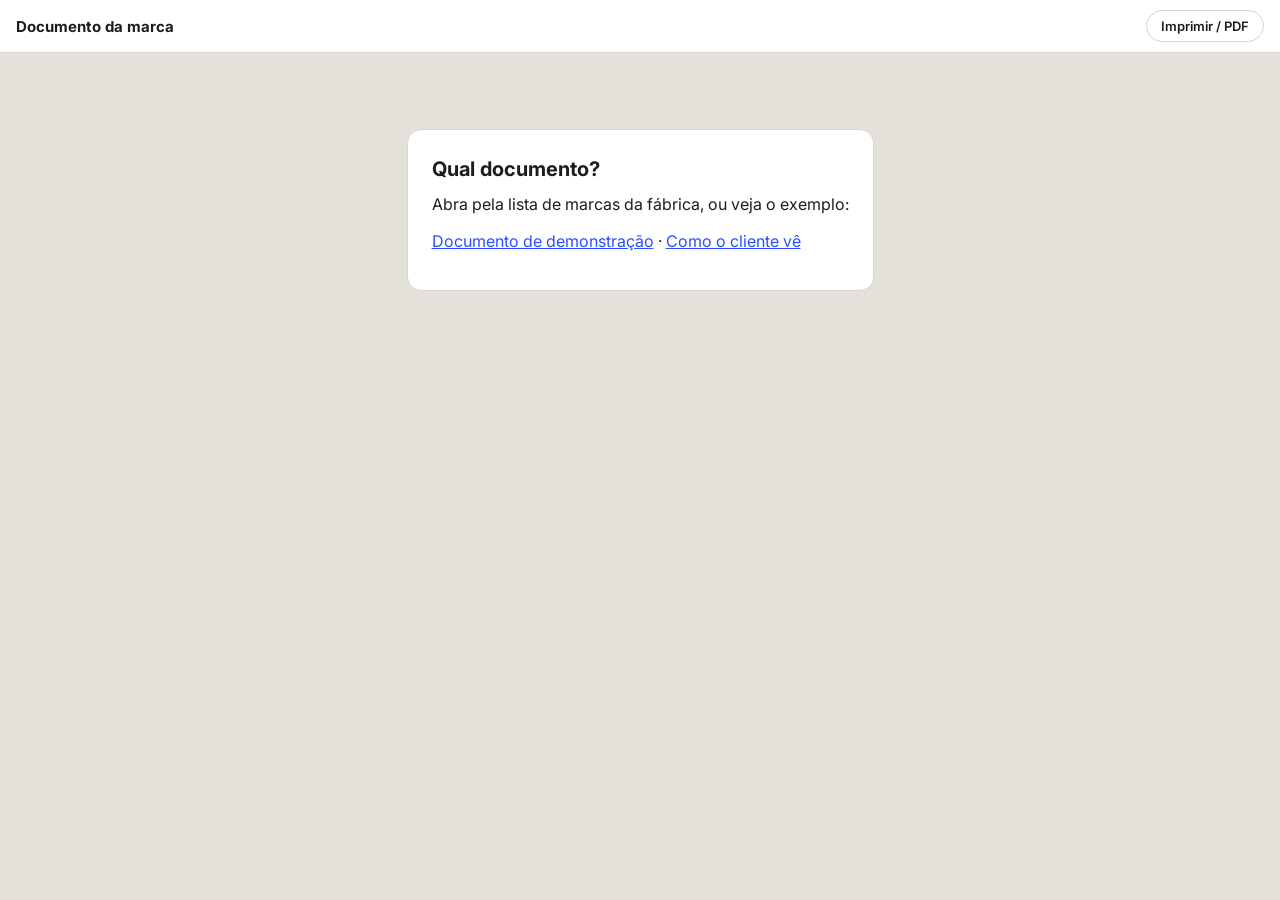
<file: documento.html>
<!doctype html>
<html lang="pt-BR">
<head>
<meta charset="utf-8">
<meta name="viewport" content="width=device-width, initial-scale=1">
<title>Documento da marca</title>
<link rel="preconnect" href="https://fonts.googleapis.com">
<link rel="preconnect" href="https://fonts.gstatic.com" crossorigin>
<link id="fonte-base" rel="stylesheet" href="https://fonts.googleapis.com/css2?family=Inter:wght@400;500;600;700&family=Inter+Tight:wght@500;600;700;800&display=swap">
<style>
:root{
  /* roupa da marca (o documento.js troca pelos valores da ficha G6) */
  --bg:#F7F5F0; --ink:#1B1B1F; --muted:#5E5E66; --line:#DCD8CF; --sup:#EFEBE3;
  --acc:#0F766E; --acc-ink:#0F766E; --dark:#16181D; --on-dark:#F7F5F0; --acc-on-dark:#5EEAD4;
  --f-tit:"Inter Tight",system-ui,sans-serif; --f-txt:"Inter",system-ui,sans-serif;
  /* selos (fixos em toda marca) */
  --s-verde:#1F9D55; --s-amarelo:#D99A00; --s-cinza:#9AA0A6;
  /* moldura da tela (não é da marca) */
  --mesa:#E4E1DA; --ui:#FFFFFF; --ui-ink:#1D1D21; --ui-muted:#6B6B73; --ui-line:#D9D6CF; --ui-acc:#2B4EFF;
}
@media (prefers-color-scheme: dark){
  :root:not([data-theme="light"]){ --mesa:#1E1F22; --ui:#2A2B2F; --ui-ink:#ECECEE; --ui-muted:#A3A3AB; --ui-line:#3A3B40; --ui-acc:#7D93FF; }
}
:root[data-theme="dark"]{ --mesa:#1E1F22; --ui:#2A2B2F; --ui-ink:#ECECEE; --ui-muted:#A3A3AB; --ui-line:#3A3B40; --ui-acc:#7D93FF; }

*{box-sizing:border-box}
html,body{margin:0}
body{background:var(--mesa);color:var(--ui-ink);font-family:"Inter",system-ui,sans-serif;-webkit-font-smoothing:antialiased}
button{font:inherit;cursor:pointer}
[hidden]{display:none!important}

/* ---------- moldura da tela ---------- */
#faixa{position:relative;z-index:60;background:#FFE27A;color:#3A2E00;text-align:center;font:600 13px/1.3 "Inter",sans-serif;padding:7px 16px}
.topo-fixo{position:sticky;top:0;z-index:60}
.barra{display:flex;gap:10px;align-items:center;flex-wrap:wrap;padding:10px 16px;background:var(--ui);border-bottom:1px solid var(--ui-line)}
.barra .nome{font-weight:700;font-size:15px;margin-right:auto;min-width:0;overflow:hidden;text-overflow:ellipsis;white-space:nowrap}
.barra .nome small{font-weight:500;color:var(--ui-muted);margin-left:6px}
.bt{border:1px solid var(--ui-line);background:var(--ui);color:var(--ui-ink);border-radius:999px;padding:7px 14px;font-size:13px;font-weight:600;white-space:nowrap}
.bt:hover{border-color:var(--ui-ink)}
.bt.forte{background:var(--ui-ink);color:var(--ui);border-color:var(--ui-ink)}
.bt.pequeno{padding:4px 10px;font-size:12px}
.bt:disabled{opacity:.45;cursor:default}
#aviso{position:fixed;left:50%;bottom:24px;transform:translateX(-50%);z-index:90;background:var(--ui-ink);color:var(--ui);padding:10px 16px;border-radius:10px;font-size:14px;max-width:calc(100vw - 32px);box-shadow:0 8px 30px rgba(0,0,0,.25)}
.estado{max-width:640px;margin:48px auto;padding:24px;background:var(--ui);border-radius:14px;border:1px solid var(--ui-line);line-height:1.5}
.estado h1{font-size:20px;margin:0 0 8px}
.estado a{color:var(--ui-acc)}

#doc{display:flex;flex-direction:column;align-items:center;gap:28px;padding:28px 16px 140px;transition:margin .2s}
body.chat-aberto #doc{margin-right:400px}
@media (max-width:1100px){ body.chat-aberto #doc{margin-right:0} }

/* ---------- página (paisagem) ---------- */
.pg{position:relative;width:min(1120px,100%);aspect-ratio:297/210;container-type:inline-size;background:var(--bg);color:var(--ink);font-family:var(--f-txt);border-radius:6px;box-shadow:0 1px 2px rgba(0,0,0,.08),0 12px 40px rgba(0,0,0,.10);display:flex;flex-direction:column;padding:4.6cqw 5.4cqw 3.2cqw;overflow-x:clip;
  --t:max(13px,1.42cqw); font-size:var(--t); line-height:1.45}
.pg.escura{background:var(--dark);color:var(--on-dark)}
.pg.foco{outline:3px solid var(--ui-acc);outline-offset:4px}
.pg-topo{display:flex;justify-content:space-between;align-items:baseline;gap:12px;font:600 max(10px,.95cqw)/1 var(--f-txt);letter-spacing:.18em;text-transform:uppercase;color:var(--muted);margin-bottom:2.6cqw}
.pg.escura .pg-topo{color:color-mix(in srgb,var(--on-dark) 60%,transparent)}
.pg-corpo{flex:1;display:flex;flex-direction:column;min-height:0}
.pg-rodape{display:flex;justify-content:space-between;gap:16px;align-items:flex-end;margin-top:2.4cqw;padding-top:1.2cqw;border-top:1px solid var(--line);font-size:max(10px,.86cqw);color:var(--muted)}
.pg.escura .pg-rodape{border-color:color-mix(in srgb,var(--on-dark) 20%,transparent);color:color-mix(in srgb,var(--on-dark) 60%,transparent)}
.pg-rodape b{font-weight:600;color:inherit}
.pg-rodape .num{font:700 max(11px,1.1cqw)/1 var(--f-tit);color:var(--ink)}
.pg.escura .pg-rodape .num{color:var(--on-dark)}
.pg-acoes{position:absolute;top:1.4cqw;right:1.6cqw;display:flex;gap:6px;z-index:3}
.pg-acoes .bt{background:var(--ui);color:var(--ui-ink);box-shadow:0 2px 8px rgba(0,0,0,.12)}
.pg-acoes .bt.sim{background:var(--s-verde);color:#fff;border-color:var(--s-verde)}
.pg-acoes .bt.nao{background:#B3261E;color:#fff;border-color:#B3261E}
.nota-cliente{position:absolute;top:4.2cqw;right:1.6cqw;width:min(340px,70%);background:var(--ui);color:var(--ui-ink);border:1px solid var(--ui-line);border-radius:10px;padding:10px;box-shadow:0 8px 24px rgba(0,0,0,.18);z-index:4;font-family:"Inter",sans-serif;font-size:13px}
.nota-cliente textarea{width:100%;min-height:70px;margin:6px 0;font:inherit;border:1px solid var(--ui-line);border-radius:8px;padding:8px;background:var(--ui);color:var(--ui-ink)}

/* tipografia da página */
.titulo{font:700 max(22px,3.9cqw)/1.06 var(--f-tit);letter-spacing:-.02em;margin:0 0 1.6cqw;max-width:30ch;text-wrap:balance}
.titulo.g{font-size:max(28px,5.6cqw);max-width:18ch}
.titulo em{font-style:normal;color:var(--acc-ink)}
.pg.escura .titulo em{color:var(--acc-on-dark)}
.lead{font-size:max(14px,1.62cqw);color:var(--muted);max-width:62ch;margin:0 0 2cqw}
.pg.escura .lead{color:color-mix(in srgb,var(--on-dark) 75%,transparent)}
.rot{font:700 max(10px,.9cqw)/1.2 var(--f-txt);letter-spacing:.16em;text-transform:uppercase;color:var(--acc-ink);margin:0 0 .6cqw;display:flex;align-items:center;gap:.6em}
.pg.escura .rot{color:var(--acc-on-dark)}
.falta{color:var(--s-cinza);font-style:italic}
p{margin:0 0 .8em}
ul.lim{margin:0;padding:0;list-style:none}
ul.lim li{padding:.35em 0;border-bottom:1px solid var(--line)}
ul.lim li:last-child{border-bottom:0}

/* selo */
.selo{display:inline-block;width:.72em;height:.72em;border-radius:50%;flex:none;vertical-align:middle;box-shadow:0 0 0 2px color-mix(in srgb,currentColor 0%,var(--bg))}
.s-verde{background:var(--s-verde)} .s-amarelo{background:var(--s-amarelo)} .s-cinza{background:var(--s-cinza)}
.selo-txt{display:inline-flex;align-items:center;gap:.45em;font-size:max(10px,.86cqw);font-weight:600;color:var(--muted);letter-spacing:0;text-transform:none}

/* grades */
.g2{display:grid;grid-template-columns:1fr 1fr;gap:2.4cqw}
.g3{display:grid;grid-template-columns:repeat(3,1fr);gap:1.8cqw}
.g4{display:grid;grid-template-columns:repeat(4,1fr);gap:1.4cqw}
.col-l{display:grid;grid-template-columns:1.1fr 1fr;gap:3.2cqw;align-items:start;flex:1}
.cartao{background:var(--sup);border-radius:1cqw;padding:1.6cqw 1.8cqw}
.pg.escura .cartao{background:color-mix(in srgb,var(--on-dark) 8%,transparent)}
.cartao h4{font:700 max(14px,1.55cqw)/1.15 var(--f-tit);margin:0 0 .5cqw}
.cartao .mini{font-size:max(11px,1.1cqw);color:var(--muted)}

/* número grande com fonte */
.num-g{font:800 max(54px,11.5cqw)/.9 var(--f-tit);letter-spacing:-.04em;color:var(--acc-ink)}
.pg.escura .num-g{color:var(--acc-on-dark)}
.num-m{font:800 max(32px,5.4cqw)/.95 var(--f-tit);letter-spacing:-.03em;color:var(--acc-ink)}
.pg.escura .num-m{color:var(--acc-on-dark)}
.num-fonte{font-size:max(10px,.9cqw);color:var(--muted);margin-top:.8cqw;display:flex;gap:.5em;align-items:center}
.pg.escura .num-fonte{color:color-mix(in srgb,var(--on-dark) 60%,transparent)}
.num-txt{font-size:max(14px,1.6cqw);max-width:26ch;margin-top:.8cqw}

/* caixas: teste de troca, sendo sincero, antes/depois */
.caixa{border:2px solid var(--ink);border-radius:1cqw;padding:1.4cqw 1.8cqw;margin-top:1.6cqw}
.pg.escura .caixa{border-color:var(--on-dark)}
.caixa .rot{color:var(--ink)}
.pg.escura .caixa .rot{color:var(--on-dark)}
.caixa.sincero{border:0;background:var(--dark);color:var(--on-dark)}
.caixa.sincero .rot{color:var(--acc-on-dark)}
.antes-depois{display:grid;grid-template-columns:1fr auto 1fr;gap:1.6cqw;align-items:stretch}
.antes-depois .seta{align-self:center;font:700 max(20px,2.4cqw)/1 var(--f-tit);color:var(--acc-ink)}
.antes-depois .ad{border-radius:1cqw;padding:1.4cqw 1.6cqw;background:var(--sup)}
.antes-depois .ad.depois{background:var(--dark);color:var(--on-dark)}
.antes-depois .ad.depois .rot{color:var(--acc-on-dark)}
.antes-depois .ad b{display:block;font:700 max(15px,1.8cqw)/1.2 var(--f-tit)}

/* capa e capa de parte */
.capa-marca{font:800 max(44px,9.5cqw)/.9 var(--f-tit);letter-spacing:-.04em;margin:auto 0 1.4cqw;color:var(--acc-on-dark)}
.capa-sub{font:600 max(15px,2cqw)/1.2 var(--f-tit);color:var(--on-dark);margin-bottom:.6cqw}
.capa-meta{font-size:max(12px,1.1cqw);color:color-mix(in srgb,var(--on-dark) 65%,transparent)}
.parte-n{font:800 max(80px,24cqw)/.8 var(--f-tit);letter-spacing:-.05em;color:var(--acc-on-dark);position:absolute;right:4cqw;bottom:2cqw;opacity:.95}
.parte-rot{font:700 max(11px,1cqw)/1 var(--f-txt);letter-spacing:.24em;text-transform:uppercase;color:var(--acc-on-dark);margin-top:auto}
.parte-tit{font:800 max(36px,7.4cqw)/.95 var(--f-tit);letter-spacing:-.035em;margin:.8cqw 0 1.2cqw;max-width:9ch}
.parte-lead{font-size:max(14px,1.6cqw);max-width:40ch;color:color-mix(in srgb,var(--on-dark) 75%,transparent);margin-bottom:2cqw}
.legenda-selos{display:flex;gap:2.4cqw;flex-wrap:wrap;margin-top:2cqw}
.legenda-selos span{display:inline-flex;gap:.6em;align-items:center;font-size:max(12px,1.15cqw)}

/* concorrente */
.conc{background:var(--sup);border-radius:1cqw;padding:1.4cqw 1.6cqw;display:flex;flex-direction:column;gap:.5cqw}
.conc h4{font:700 max(15px,1.7cqw)/1.1 var(--f-tit);margin:0}
.conc .oque{font-size:max(12px,1.15cqw);color:var(--muted);flex:1}
.brecha{margin-top:.6cqw;border-top:2px solid var(--ink);padding-top:.6cqw}
.brecha .rot{color:var(--ink);margin-bottom:.2cqw}
.brecha p{font-weight:600;margin:0;font-size:max(12px,1.2cqw)}
.eixos{position:relative;aspect-ratio:1.5/1;border-left:2px solid var(--ink);border-bottom:2px solid var(--ink);margin:1cqw 0 2.6cqw 1.6cqw}
.eixos .ex{position:absolute;font-size:max(10px,.95cqw);color:var(--muted)}
.eixos .ponto{position:absolute;transform:translate(-50%,-50%);background:var(--sup);border-radius:999px;padding:.3em .7em;font-size:max(10px,1cqw);font-weight:600;white-space:nowrap}
.eixos .ponto.nos{background:var(--dark);color:var(--acc-on-dark)}

/* em vez de / fala assim */
.evd{width:100%;border-collapse:collapse}
.evd th{text-align:left;font:700 max(10px,.92cqw)/1 var(--f-txt);letter-spacing:.16em;text-transform:uppercase;padding:0 1cqw .8cqw 0;color:var(--muted)}
.evd th:last-child{color:var(--acc-ink)}
.evd td{padding:.7cqw 1.4cqw .7cqw 0;border-top:1px solid var(--line);vertical-align:top}
.evd td:first-child{color:var(--muted);text-decoration:line-through;text-decoration-color:color-mix(in srgb,var(--muted) 50%,transparent)}
.evd td:last-child{font-weight:600}
.evd.compacto td{padding:.5cqw 1.2cqw .5cqw 0;font-size:max(12px,1.32cqw)}
.soa{display:flex;flex-wrap:wrap;gap:.5cqw;margin-top:.4cqw}
.soa span{border:1.5px solid var(--ink);border-radius:999px;padding:.25em .8em;font-weight:600;font-size:max(12px,1.15cqw)}
.soa.nunca span{border-color:var(--s-cinza);color:var(--muted);text-decoration:line-through}
.regua{margin:.9cqw 0}
.regua .linha{position:relative;height:.5cqw;min-height:4px;background:var(--line);border-radius:9px;margin:.5cqw 0}
.regua .linha i{position:absolute;top:50%;width:1.6cqw;height:1.6cqw;min-width:12px;min-height:12px;border-radius:50%;background:var(--acc);border:2px solid var(--ink);transform:translate(-50%,-50%)}
.regua .pontas{display:flex;justify-content:space-between;font-size:max(11px,1.05cqw);color:var(--muted)}

/* persona */
.persona-cab{display:flex;gap:2cqw;align-items:center;margin-bottom:1.6cqw}
.avatar{width:7cqw;height:7cqw;min-width:54px;min-height:54px;border-radius:50%;background:var(--dark);color:var(--acc-on-dark);display:grid;place-items:center;font:800 max(20px,3cqw)/1 var(--f-tit)}
.campo-p{border-top:2px solid var(--ink);padding-top:.8cqw}
.campo-p .rot{color:var(--ink)}

/* celular */
.celulares{display:flex;gap:2.4cqw;justify-content:center;align-items:flex-start}
.cel{width:min(23cqw,260px);min-width:170px;background:#0B0B0C;border-radius:3cqw;padding:.8cqw;box-shadow:0 10px 30px rgba(0,0,0,.25);font-family:"Inter",system-ui,sans-serif;color:#111}
.cel .tela{background:#fff;border-radius:2.3cqw;overflow:hidden;position:relative}
.cel .ilha{position:absolute;top:.6cqw;left:50%;transform:translateX(-50%);width:28%;height:1.5cqw;min-height:10px;background:#0B0B0C;border-radius:99px;z-index:2}
.cel .ig-top{display:flex;align-items:center;gap:6px;padding:2.6cqw .9cqw .6cqw;font-size:max(9px,.85cqw);font-weight:700}
.cel .ig-top .av{width:1.9cqw;height:1.9cqw;min-width:16px;min-height:16px;border-radius:50%;background:var(--acc);border:1.5px solid #fff;box-shadow:0 0 0 1.5px #d62976}
.cel .midia{position:relative;aspect-ratio:4/5;overflow:hidden;display:flex;flex-direction:column}
.cel .midia.vert{aspect-ratio:9/16}
.cel .ig-acoes{display:flex;gap:8px;padding:.6cqw .9cqw .2cqw;font-size:max(11px,1.1cqw)}
.cel .ig-leg{padding:.2cqw .9cqw .9cqw;font-size:max(8.5px,.8cqw);line-height:1.35;color:#222}
.cel .ig-leg b{font-weight:700}
.post{flex:1;display:flex;flex-direction:column;padding:1.4cqw;gap:.6cqw}
.post .p-tit{font:800 max(14px,1.9cqw)/1.05 var(--f-tit);letter-spacing:-.02em}
.post .p-tx{font-size:max(9px,.9cqw);line-height:1.35}
.post .p-handle{font-size:max(8px,.72cqw);opacity:.7;margin-top:auto}
.post .foto{flex:1;border-radius:.6cqw;background:repeating-linear-gradient(135deg,color-mix(in srgb,var(--ink) 9%,transparent) 0 6px,transparent 6px 12px),var(--sup);display:grid;place-items:center;text-align:center;font-size:max(8px,.75cqw);color:var(--muted);padding:.6cqw;min-height:40px}
.post .chip{align-self:flex-start;font:700 max(7px,.7cqw)/1 var(--f-txt);letter-spacing:.14em;text-transform:uppercase;padding:.35em .7em;border-radius:99px;background:var(--acc);color:var(--ink)}
.post .opc{border:1.5px solid currentColor;border-radius:99px;padding:.45em .8em;font-weight:700;font-size:max(9px,.95cqw);text-align:center}
.quadros{display:flex;flex-direction:column;gap:.5cqw;min-width:0;flex:1;max-width:44cqw}
.quadro{display:grid;grid-template-columns:auto 1fr;gap:1cqw;background:var(--sup);border-radius:.8cqw;padding:.8cqw 1cqw;font-size:max(11px,1.05cqw)}
.quadro b{font:800 max(13px,1.4cqw)/1 var(--f-tit);color:var(--acc-ink)}
.quadro .q-tela{font-weight:700}
.tipo-info{display:grid;grid-template-columns:repeat(4,1fr);gap:1cqw;margin:0 0 1.6cqw}
.tipo-info div{border-top:2px solid var(--ink);padding-top:.5cqw;font-size:max(11px,1.1cqw)}
.tipo-info .rot{color:var(--muted);margin-bottom:.2cqw}
.tipo-corpo{display:grid;grid-template-columns:1fr auto;gap:2.6cqw;flex:1;align-items:start}

/* roda de pilares */
.roda-wrap{display:grid;grid-template-columns:auto 1fr;gap:3.6cqw;align-items:center;flex:1}
.roda{width:min(30cqw,320px);min-width:180px;aspect-ratio:1}
.roda text{font-family:var(--f-tit)}
.barras .b{display:grid;grid-template-columns:9em 1fr 3em;gap:1cqw;align-items:center;margin:.55cqw 0;font-size:max(12px,1.15cqw)}
.barras .trilho{height:1.3cqw;min-height:10px;background:var(--sup);border-radius:99px;overflow:hidden}
.barras .trilho i{display:block;height:100%;background:var(--ink);border-radius:99px}
.barras .b:first-child .trilho i{background:var(--acc)}
.leg-pil{display:flex;flex-wrap:wrap;gap:.6cqw 1.6cqw;margin-top:1cqw;font-size:max(12px,1.1cqw)}
.leg-pil span{display:inline-flex;gap:.5em;align-items:center}
.leg-pil i{width:.9em;height:.9em;border-radius:3px;display:inline-block}

/* calendário */
.linha-tempo{position:relative;display:grid;grid-auto-flow:column;grid-auto-columns:1fr;gap:1cqw;margin:2.4cqw 0 2cqw;padding-top:2.2cqw}
.linha-tempo:before{content:"";position:absolute;top:.75cqw;left:0;right:0;height:3px;background:var(--ink)}
.marco{position:relative;font-size:max(11px,1.1cqw)}
.marco:before{content:"";position:absolute;top:-1.95cqw;left:0;width:1.5cqw;height:1.5cqw;min-width:11px;min-height:11px;border-radius:50%;background:var(--bg);border:3px solid var(--ink)}
.marco.forte:before{background:var(--acc)}
.marco b{display:block;font:800 max(14px,1.6cqw)/1.1 var(--f-tit)}
.marco .regra{display:inline-block;margin-top:.3cqw;font-size:max(9px,.82cqw);font-weight:700;letter-spacing:.06em;text-transform:uppercase;padding:.15em .5em;border-radius:4px}
.r-participa{background:color-mix(in srgb,var(--s-verde) 18%,transparent);color:#145C33}
.r-so_informa{background:color-mix(in srgb,var(--s-amarelo) 22%,transparent);color:#6B4B00}
.r-nunca{background:color-mix(in srgb,#B3261E 15%,transparent);color:#8C1D18}

/* semáforo */
.semaforo{display:grid;grid-template-columns:repeat(3,1fr);gap:1.6cqw;flex:1}
.sem{border-radius:1cqw;padding:1.4cqw 1.6cqw;background:var(--sup);border-top:1cqw solid}
.sem.v{border-color:var(--s-verde)} .sem.a{border-color:var(--s-amarelo)} .sem.r{border-color:#B3261E}
.sem h4{font:800 max(16px,1.9cqw)/1.1 var(--f-tit);margin:0 0 .6cqw}

/* paleta e fontes */
.paleta{display:flex;gap:.8cqw;flex-wrap:wrap}
.cor{flex:1;min-width:70px}
.cor .am{aspect-ratio:1.2;border-radius:.8cqw;border:1px solid var(--line)}
.cor .nm{font-size:max(10px,.95cqw);font-weight:600;margin-top:.4cqw}
.cor .hx{font-size:max(9px,.85cqw);color:var(--muted);font-family:ui-monospace,monospace}
.especime{font:700 max(40px,6cqw)/1 var(--f-tit)}
.especime.t{font-family:var(--f-txt);font-weight:500}

/* aprovação */
.aprov-lista{display:grid;grid-template-columns:1fr 1fr;gap:.2cqw 3cqw;flex:1;align-content:start}
.aprov-item{display:flex;align-items:center;gap:1cqw;padding:.7cqw 0;border-bottom:1px solid var(--line);font-size:max(12px,1.2cqw)}
.aprov-item .n{font:800 max(12px,1.2cqw)/1 var(--f-tit);color:var(--acc-ink);width:2.4em}
.aprov-item .resp{margin-left:auto;font-size:max(10px,.95cqw);font-weight:700}
.aprov-item .resp.ok{color:var(--s-verde)} .aprov-item .resp.mud{color:#B3261E}
.assinatura{margin-top:2cqw;display:flex;gap:3cqw;align-items:flex-end}
.assinatura .linha{flex:1;border-bottom:2px solid var(--ink);padding-bottom:.4cqw;font:700 max(16px,1.8cqw)/1.2 var(--f-tit);min-height:2.6cqw}

/* apêndice */
.ap-tab{width:100%;border-collapse:collapse;font-size:max(10.5px,.98cqw)}
.titulo.ap{font-size:max(18px,2.6cqw);max-width:none}
.ap-tab td{padding:.4cqw .8cqw .4cqw 0;border-top:1px solid var(--line);vertical-align:top}
.ap-tab td:first-child{white-space:nowrap;width:1%;color:var(--muted)}
.ap-tab td:last-child{width:22%;color:var(--muted);font-size:.92em}
.ap-tab td:not(:first-child){overflow-wrap:anywhere;word-break:break-word;min-width:0}
.ap-col{columns:2;column-gap:3cqw}
.ap-col > div{break-inside:avoid;margin-bottom:1.4cqw}

/* rodapé geral */
.rodape-geral{font-size:12px;color:var(--ui-muted);text-align:center;padding:4px 16px 24px}

/* ---------- painel de chat ---------- */
#chat{position:fixed;top:0;right:0;bottom:0;width:min(400px,100vw);background:var(--ui);color:var(--ui-ink);border-left:1px solid var(--ui-line);z-index:70;display:flex;flex-direction:column;box-shadow:-10px 0 40px rgba(0,0,0,.12)}
#chat header{padding:14px 16px;border-bottom:1px solid var(--ui-line);display:flex;gap:8px;align-items:flex-start}
#chat header h2{font-size:15px;margin:0;line-height:1.3}
#chat header small{display:block;color:var(--ui-muted);font-weight:500;font-size:12px;margin-top:2px}
#chat .corpo{flex:1;overflow:auto;padding:14px 16px;display:flex;flex-direction:column;gap:12px;font-size:14px;line-height:1.45}
#chat label{font-size:12px;font-weight:700;color:var(--ui-muted);display:block;margin-bottom:4px}
#chat select,#chat textarea{width:100%;font:inherit;font-size:14px;border:1px solid var(--ui-line);border-radius:8px;padding:8px;background:var(--ui);color:var(--ui-ink)}
#chat textarea{min-height:80px;resize:vertical}
#chat .valor{background:color-mix(in srgb,var(--ui-ink) 5%,transparent);border-radius:8px;padding:10px;white-space:pre-wrap;font-size:13px;max-height:180px;overflow:auto}
.msg{border-radius:12px;padding:10px 12px;max-width:92%}
.msg.eu{align-self:flex-end;background:var(--ui-ink);color:var(--ui)}
.msg.ag{align-self:flex-start;background:color-mix(in srgb,var(--ui-ink) 7%,transparent)}
.ad-chat{display:grid;gap:8px;margin-top:8px}
.ad-chat div{border-radius:8px;padding:8px;font-size:13px;white-space:pre-wrap;max-height:160px;overflow:auto}
.ad-chat .a{background:color-mix(in srgb,#B3261E 10%,transparent);text-decoration:line-through;text-decoration-color:color-mix(in srgb,#B3261E 45%,transparent)}
.ad-chat .d{background:color-mix(in srgb,var(--s-verde) 14%,transparent)}
.ad-chat b{display:block;font-size:11px;text-transform:uppercase;letter-spacing:.1em;margin-bottom:2px;text-decoration:none}
#chat footer{padding:12px 16px;border-top:1px solid var(--ui-line);display:flex;flex-wrap:wrap;gap:8px}
.custo{font-size:12px;color:var(--ui-muted)}

/* barra do cliente */
#barra-cliente{position:fixed;left:0;right:0;bottom:0;z-index:55;background:var(--ui);border-top:1px solid var(--ui-line);padding:12px 16px;display:flex;gap:10px;flex-wrap:wrap;align-items:center;justify-content:center;box-shadow:0 -8px 30px rgba(0,0,0,.08)}
#barra-cliente input,#barra-cliente textarea{font:inherit;font-size:14px;border:1px solid var(--ui-line);border-radius:8px;padding:8px 10px;background:var(--ui);color:var(--ui-ink)}
#barra-cliente input{width:220px}
#barra-cliente textarea{width:min(420px,100%);height:40px;resize:vertical}
#barra-cliente .st{font-size:13px;color:var(--ui-muted)}

/* ---------- celular (tela estreita) ---------- */
@media (max-width:760px){
  .pg{aspect-ratio:auto;padding:22px 18px 16px;border-radius:4px}
  .g2,.g3,.g4,.col-l,.roda-wrap,.tipo-corpo,.semaforo,.aprov-lista,.antes-depois{grid-template-columns:1fr}
  .antes-depois .seta{transform:rotate(90deg);justify-self:center}
  .tipo-info{grid-template-columns:1fr 1fr}
  .celulares{flex-wrap:wrap}
  .linha-tempo{grid-auto-flow:row;padding-top:0;padding-left:22px}
  .linha-tempo:before{top:0;bottom:0;left:6px;right:auto;width:3px;height:auto}
  .marco:before{top:3px;left:-22px}
  .parte-n{position:static;margin-top:16px}
  .ap-col{columns:1}
  /* apêndice no celular: cada linha vira um cartão empilhado (nome · valor · fonte), nada passa da borda */
  .ap-tab,.ap-tab tbody,.ap-tab tr,.ap-tab td{display:block;width:auto!important;max-width:100%}
  .ap-tab tr{border-top:1px solid var(--line);padding:8px 0}
  .ap-tab td{border-top:0;padding:2px 0;white-space:normal!important;overflow-wrap:anywhere;word-break:break-word}
  .ap-tab td:last-child:not(:empty)::before{content:"fonte: ";font-weight:700}
  .pg-acoes{position:static;justify-content:flex-end;margin:-8px 0 8px}
  .nota-cliente{position:static;width:100%;margin-bottom:8px}
  .barra .nome{flex-basis:100%}
  #barra-cliente input{width:100%}
  #barra-cliente{gap:6px;padding:8px 12px}
  #barra-cliente textarea{height:36px}
}

/* medida de impressão (o documento.js liga por um instante para calcular o encaixe de cada página) */
body.medir .pg{width:297mm!important;height:210mm!important;aspect-ratio:auto!important;padding:4.6cqw 5.4cqw 3.2cqw!important}
body.medir .pg-corpo{overflow:hidden}

/* ---------- impressão (PDF) ---------- */
@page{size:A4 landscape;margin:0}
@media print{
  html,body{background:#fff}
  .topo-fixo,#faixa,.barra,#chat,#barra-cliente,.pg-acoes,.nota-cliente,#aviso,.rodape-geral .so-tela{display:none!important}
  #doc{display:block;padding:0;margin:0!important}
  .rodape-geral{display:none}
  .pg{width:297mm;height:210mm;aspect-ratio:auto;border-radius:0;box-shadow:none;break-after:page;break-inside:avoid;overflow:hidden;outline:0!important;-webkit-print-color-adjust:exact;print-color-adjust:exact}
  .pg:last-child{break-after:auto}
  .pg-corpo{zoom:var(--z,1)}
  .pg *{-webkit-print-color-adjust:exact;print-color-adjust:exact}
}
</style>
</head>
<body>
<div class="topo-fixo">
<div id="faixa" hidden>Modo demonstração · Marca Exemplo (fictícia) · nada é salvo</div>
<div class="barra" id="barra">
  <div class="nome" id="b-nome">Documento da marca</div>
  <button class="bt" id="b-ficha" hidden title="Abre uma ficha .json do seu computador só nesta tela; nada é enviado">Abrir ficha do computador</button>
  <input type="file" id="in-ficha" accept=".json,application/json" hidden>
  <button class="bt" id="b-link" hidden>Copiar link do cliente</button>
  <button class="bt" id="b-pdf">Imprimir / PDF</button>
</div>
</div>
<main id="doc" aria-live="polite"><div class="estado">Carregando o documento…</div></main>
<div class="rodape-geral" id="rodape-geral" hidden>Feito pela Smoking Duck · <span class="so-tela">verde = confirmado · amarelo = proposta com fonte · cinza = falta</span></div>

<aside id="chat" hidden aria-label="Corrigir trecho">
  <header>
    <div style="flex:1;min-width:0"><h2 id="c-tit">Corrigir</h2><small id="c-sub"></small></div>
    <button class="bt pequeno" id="c-fechar">Fechar</button>
  </header>
  <div class="corpo" id="c-corpo"></div>
  <footer id="c-pe"></footer>
</aside>

<div id="barra-cliente" hidden>
  <span class="st" id="cl-st">Marque cada parte com "É a nossa cara" ou "Quero mudar".</span>
  <input id="cl-nome" placeholder="Seu nome" maxlength="80" autocomplete="name">
  <textarea id="cl-texto" placeholder="O que vocês querem mudar? (só para pedir mudança)" maxlength="4000"></textarea>
  <button class="bt" id="cl-mudar">Pedir mudança</button>
  <button class="bt forte" id="cl-aprovar">Aprovo a v1</button>
</div>
<div id="aviso" hidden></div>

<script src="js/documento.js"></script>
</body>
</html>
</file>
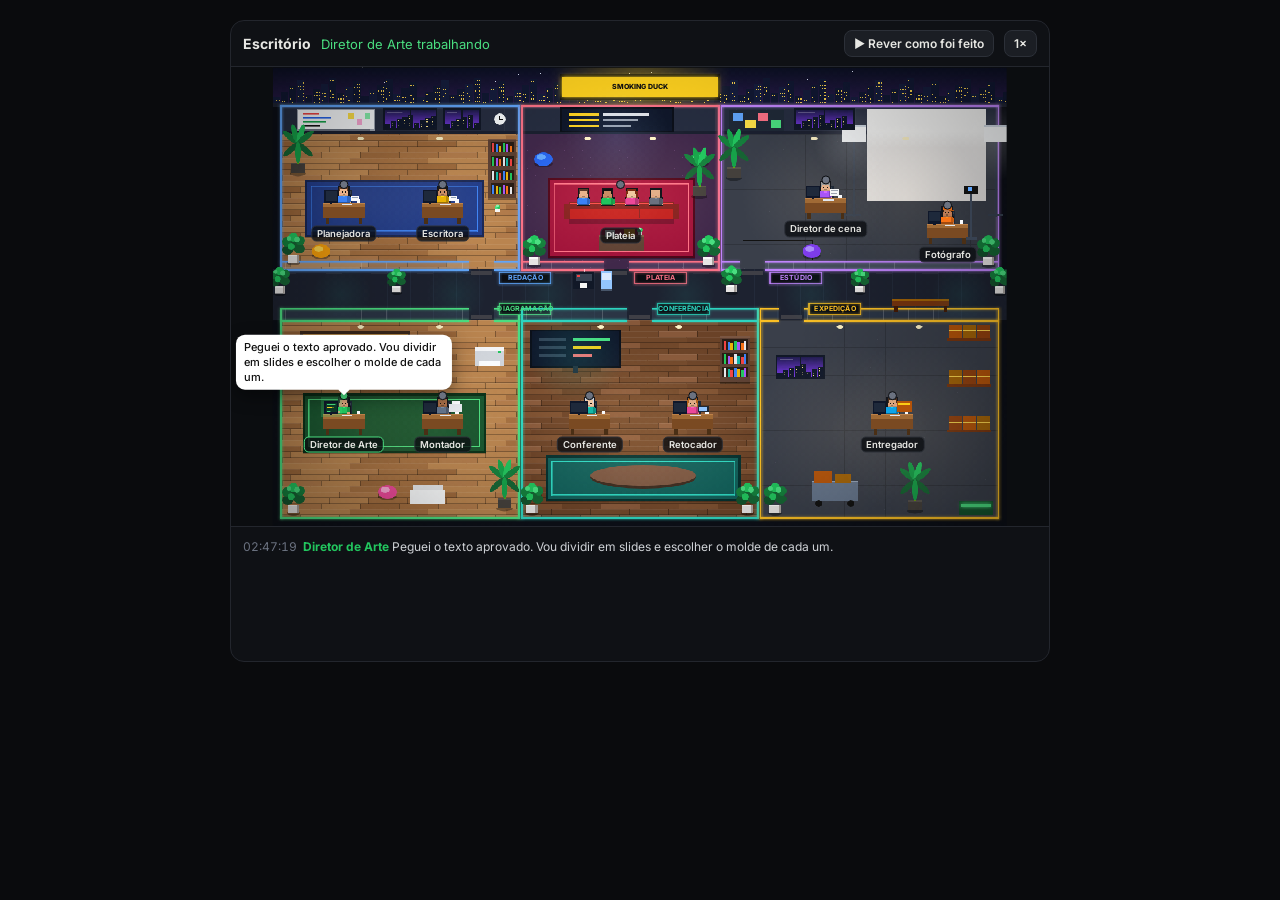
<file: escritorio-demo.html>
<!doctype html>
<html lang="pt-BR"><head><meta charset="utf-8"><meta name="viewport" content="width=device-width, initial-scale=1">
<title>Escritório · demonstração</title>
<link href="https://fonts.googleapis.com/css2?family=Inter:wght@400;500;600;700;800&display=swap" rel="stylesheet">
<style>body{margin:0;background:#0a0b0d;color:#eee;font-family:Inter,sans-serif}.box{max-width:820px;height:640px;margin:20px auto;padding:0 16px}</style>
</head><body><div class="box" id="box"></div>
<script src="escritorio.js"></script>
<script>
const e = Escritorio.criar(document.getElementById("box"));
const roteiro = [
 ["diagramador","trabalhando","Peguei o texto aprovado. Vou dividir em slides e escolher o molde de cada um."],
 ["diagramador","pronto","Pronto: 11 slides. Conferi palavra por palavra: nenhuma mudou."],
 ["diretor","trabalhando","Lendo a capa para decidir o instante exato da foto e o que tem que aparecer nela."],
 ["diretor","pronto","Cena: ele acabou de ver 'Transação negada' na mesa da sala. Tem que aparecer: extrato, boletos, convite, foto do casal."],
 ["fotografo","trabalhando","Fotografando a cena (foto realista de celular, expressão contida, sem faixa preta)."],
 ["fotografo","pronto","Foto pronta em 24s. Mandei para o Conferente."],
 ["conferente","trabalhando","Olhando a foto: os detalhes do texto estão lá? A expressão bate com o momento?"],
 ["conferente","trabalhando","Nota 6/10. Falta: o extrato bancário. Expressão: boca aberta demais, parece susto de novela."],
 ["retocador","trabalhando","Corrigindo só o que o Conferente apontou: rosto quase neutro e extrato visível na mesa."],
 ["retocador","pronto","Corrigido. Devolvi para o Conferente olhar de novo."],
 ["conferente","trabalhando","Olhando a foto de novo…"],
 ["conferente","pronto","Nota 8/10. Falta: nada. Expressão: ok."],
 ["montador","trabalhando","Desenhando os 11 slides em 1080×1350 com os moldes dos vencedores."],
 ["montador","pronto","11 slides desenhados. Conferi se nenhum texto ficou cortado."],
 ["entregador","trabalhando","Guardando os slides no banco e mandando para a sua tela."],
 ["entregador","pronto","Entregue! 11 slides prontos no post em 212s."],
].map(([agente,estado,fala],i)=>({agente,estado,fala,criado_em:new Date(Date.now()-((16-i)*12000)).toISOString()}));
e.carregar(roteiro, false);
setTimeout(()=>document.querySelector('[data-escr="rever"]').click(), 600);
</script></body></html>
</file>
